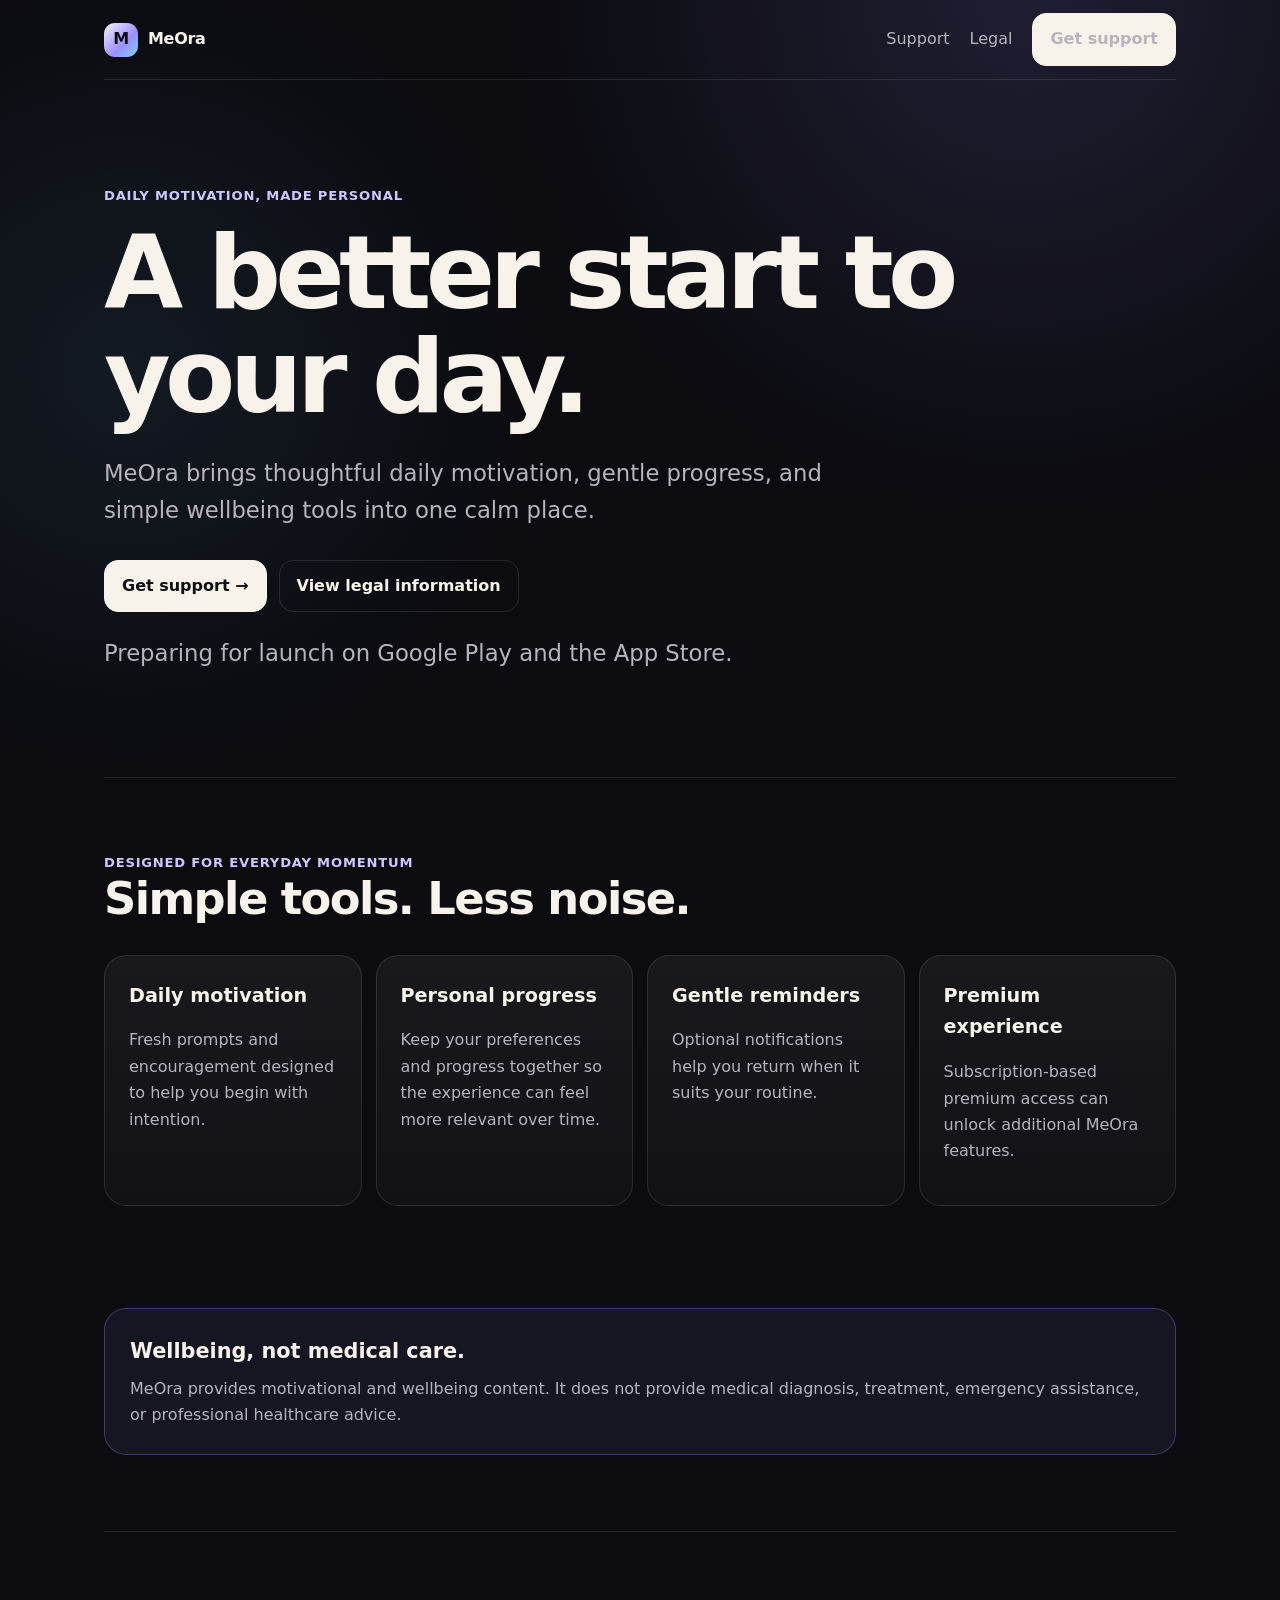
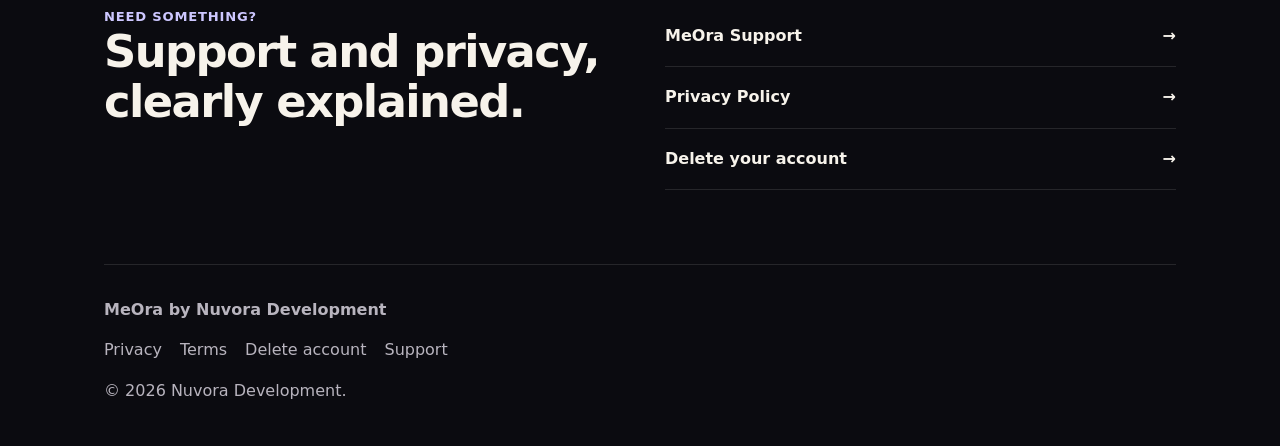
<file: index.html>
<!doctype html><html lang="en"><head><meta charset="utf-8"><meta name="viewport" content="width=device-width,initial-scale=1"><title>MeOra — Daily Motivation & Wellbeing</title><meta name="description" content="MeOra is a calm, personal daily motivation and wellbeing app designed to help you start your day with intention."><meta property="og:title" content="MeOra — Daily Motivation & Wellbeing"><meta property="og:description" content="Daily motivation, gentle progress and a calmer start to your day."><link rel="stylesheet" href="/style.css"></head><body><div class="wrap"><header class="header"><a class="brand" href="/"><span class="mark">M</span><span>MeOra</span></a><nav class="nav"><a href="/support">Support</a><a href="/legal">Legal</a><a class="btn" href="mailto:support@meora.app">Get support</a></nav></header><main><section class="hero"><div class="eyebrow">Daily motivation, made personal</div><h1>A better start to your day.</h1><p>MeOra brings thoughtful daily motivation, gentle progress, and simple wellbeing tools into one calm place.</p><div class="actions"><a class="btn" href="/support">Get support →</a><a class="btn alt" href="/legal">View legal information</a></div><p class="small">Preparing for launch on Google Play and the App Store.</p></section><section class="section"><div class="kicker">Designed for everyday momentum</div><h2>Simple tools. Less noise.</h2><div class="grid"><article class="card"><h3>Daily motivation</h3><p>Fresh prompts and encouragement designed to help you begin with intention.</p></article><article class="card"><h3>Personal progress</h3><p>Keep your preferences and progress together so the experience can feel more relevant over time.</p></article><article class="card"><h3>Gentle reminders</h3><p>Optional notifications help you return when it suits your routine.</p></article><article class="card"><h3>Premium experience</h3><p>Subscription-based premium access can unlock additional MeOra features.</p></article></div></section><section class="notice"><h2>Wellbeing, not medical care.</h2><p>MeOra provides motivational and wellbeing content. It does not provide medical diagnosis, treatment, emergency assistance, or professional healthcare advice.</p></section><section class="section split"><div><div class="kicker">Need something?</div><h2>Support and privacy, clearly explained.</h2></div><div class="links"><a href="/support">MeOra Support <span>→</span></a><a href="/privacy">Privacy Policy <span>→</span></a><a href="/delete-account">Delete your account <span>→</span></a></div></section></main><footer class="footer"><strong>MeOra by Nuvora Development</strong><nav class="footer-links"><a href="/privacy">Privacy</a><a href="/terms">Terms</a><a href="/delete-account">Delete account</a><a href="/support">Support</a></nav><span>© 2026 Nuvora Development.</span></footer></div></body></html>
</file>
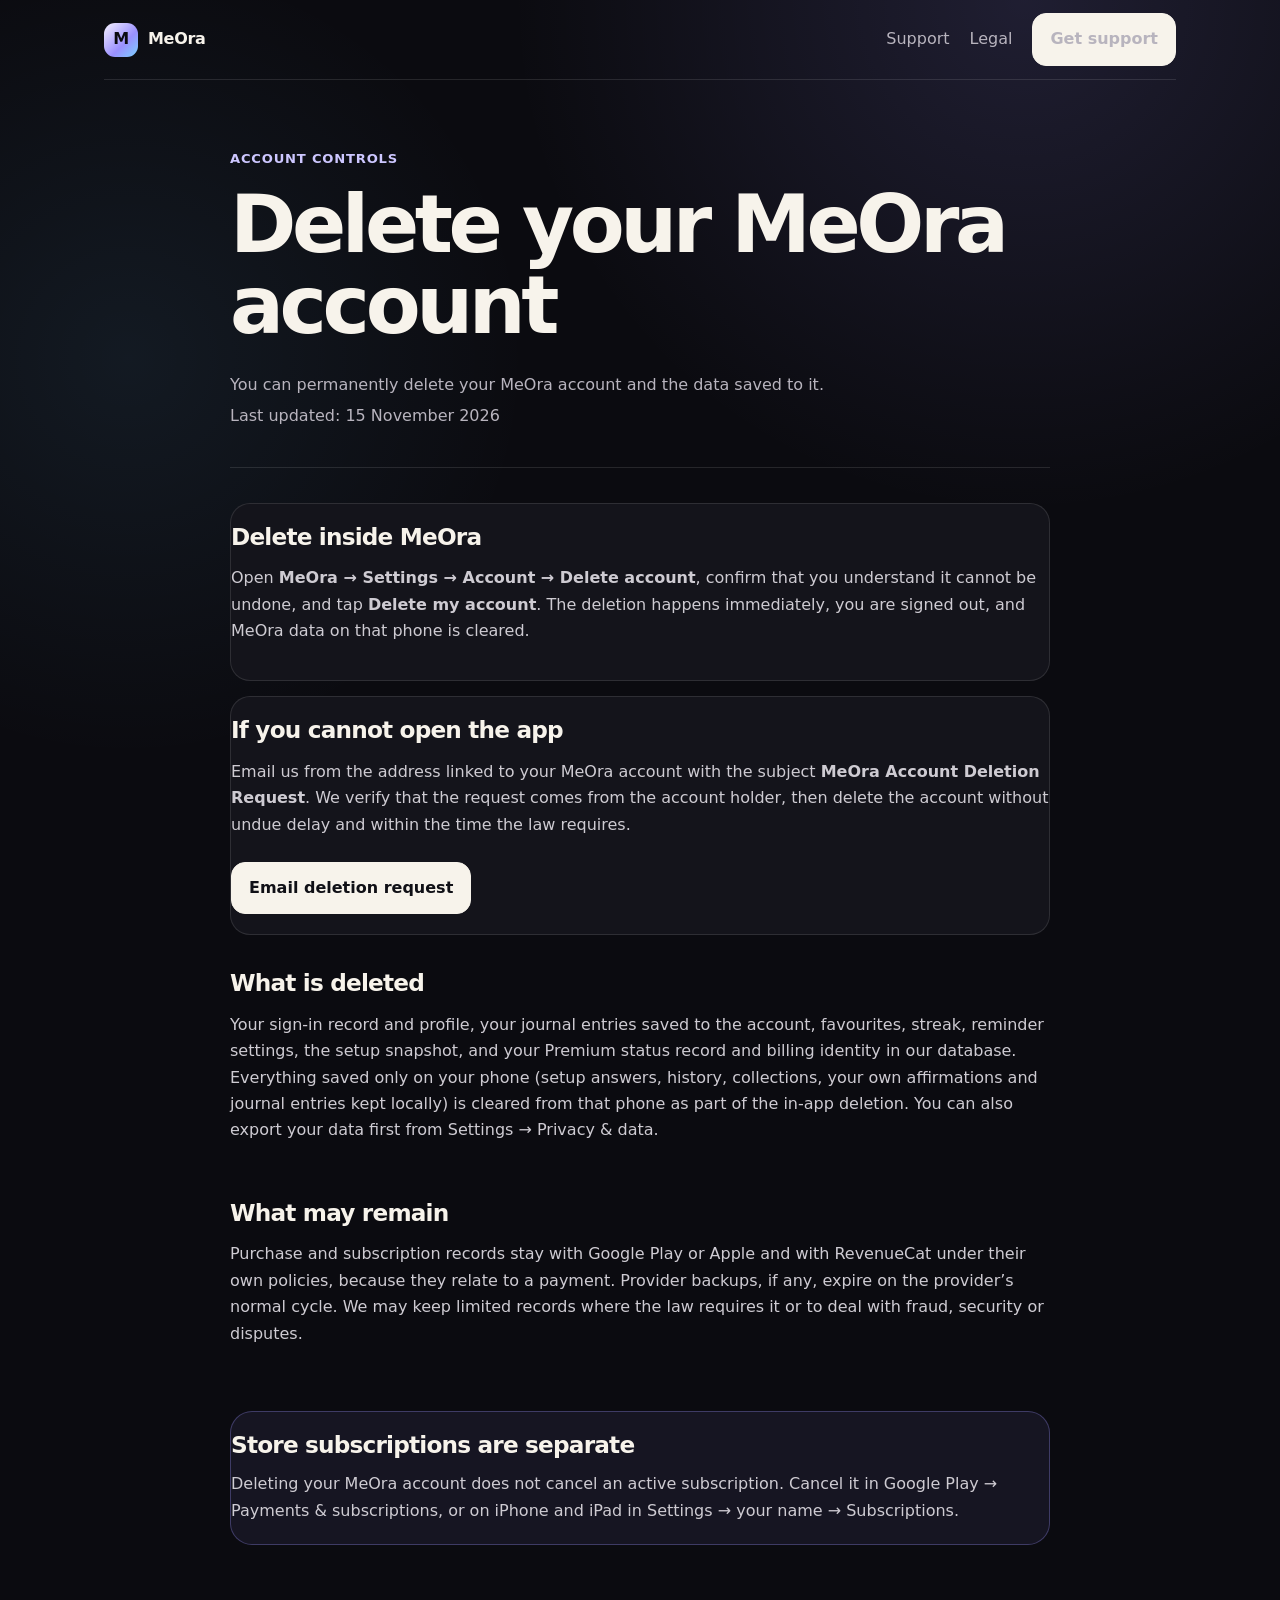
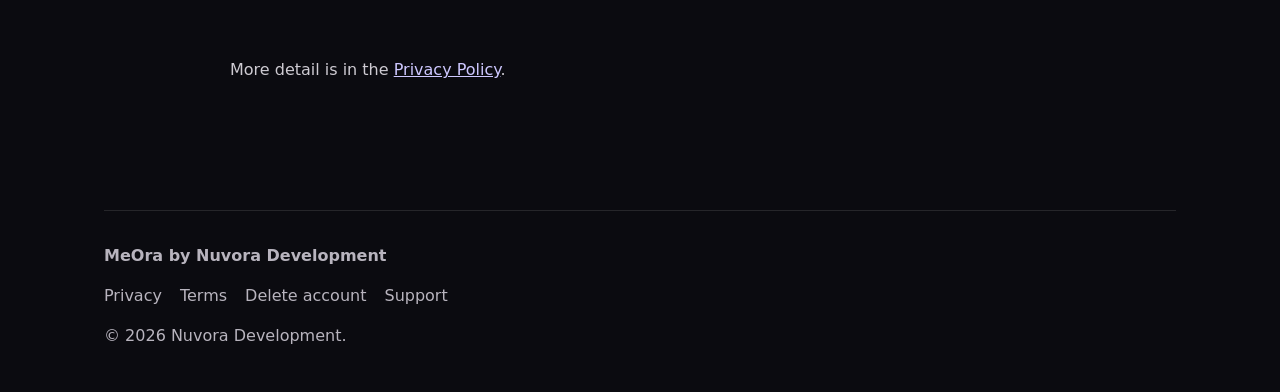
<file: delete-account.html>
<!doctype html><html lang="en"><head><meta charset="utf-8"><meta name="viewport" content="width=device-width,initial-scale=1"><title>Delete Account | MeOra</title><meta name="description" content="How to permanently delete your MeOra account and the data saved to it."><link rel="stylesheet" href="/style.css"></head><body><div class="wrap"><header class="header"><a class="brand" href="/"><span class="mark">M</span><span>MeOra</span></a><nav class="nav"><a href="/support">Support</a><a href="/legal">Legal</a><a class="btn" href="mailto:support@meora.app">Get support</a></nav></header><main><article class="legal"><div class="legal-hero"><div class="kicker">Account controls</div><h1>Delete your MeOra account</h1><p>You can permanently delete your MeOra account and the data saved to it.</p><p>Last updated: 15 November 2026</p></div>
<section class="method"><h2>Delete inside MeOra</h2><p>Open <strong>MeOra &rarr; Settings &rarr; Account &rarr; Delete account</strong>, confirm that you understand it cannot be undone, and tap <strong>Delete my account</strong>. The deletion happens immediately, you are signed out, and MeOra data on that phone is cleared.</p></section>
<section class="method"><h2>If you cannot open the app</h2><p>Email us from the address linked to your MeOra account with the subject <strong>MeOra Account Deletion Request</strong>. We verify that the request comes from the account holder, then delete the account without undue delay and within the time the law requires.</p><a class="btn" href="mailto:support@meora.app?subject=MeOra%20Account%20Deletion%20Request">Email deletion request</a></section>
<section><h2>What is deleted</h2><p>Your sign-in record and profile, your journal entries saved to the account, favourites, streak, reminder settings, the setup snapshot, and your Premium status record and billing identity in our database. Everything saved only on your phone (setup answers, history, collections, your own affirmations and journal entries kept locally) is cleared from that phone as part of the in-app deletion. You can also export your data first from Settings &rarr; Privacy &amp; data.</p></section>
<section><h2>What may remain</h2><p>Purchase and subscription records stay with Google Play or Apple and with RevenueCat under their own policies, because they relate to a payment. Provider backups, if any, expire on the provider&rsquo;s normal cycle. We may keep limited records where the law requires it or to deal with fraud, security or disputes.</p></section>
<section class="notice"><h2>Store subscriptions are separate</h2><p>Deleting your MeOra account does not cancel an active subscription. Cancel it in Google Play &rarr; Payments &amp; subscriptions, or on iPhone and iPad in Settings &rarr; your name &rarr; Subscriptions.</p></section>
<section><p>More detail is in the <a href="/privacy">Privacy Policy</a>.</p></section></article></main><footer class="footer"><strong>MeOra by Nuvora Development</strong><nav class="footer-links"><a href="/privacy">Privacy</a><a href="/terms">Terms</a><a href="/delete-account">Delete account</a><a href="/support">Support</a></nav><span>© 2026 Nuvora Development.</span></footer></div></body></html>
</file>
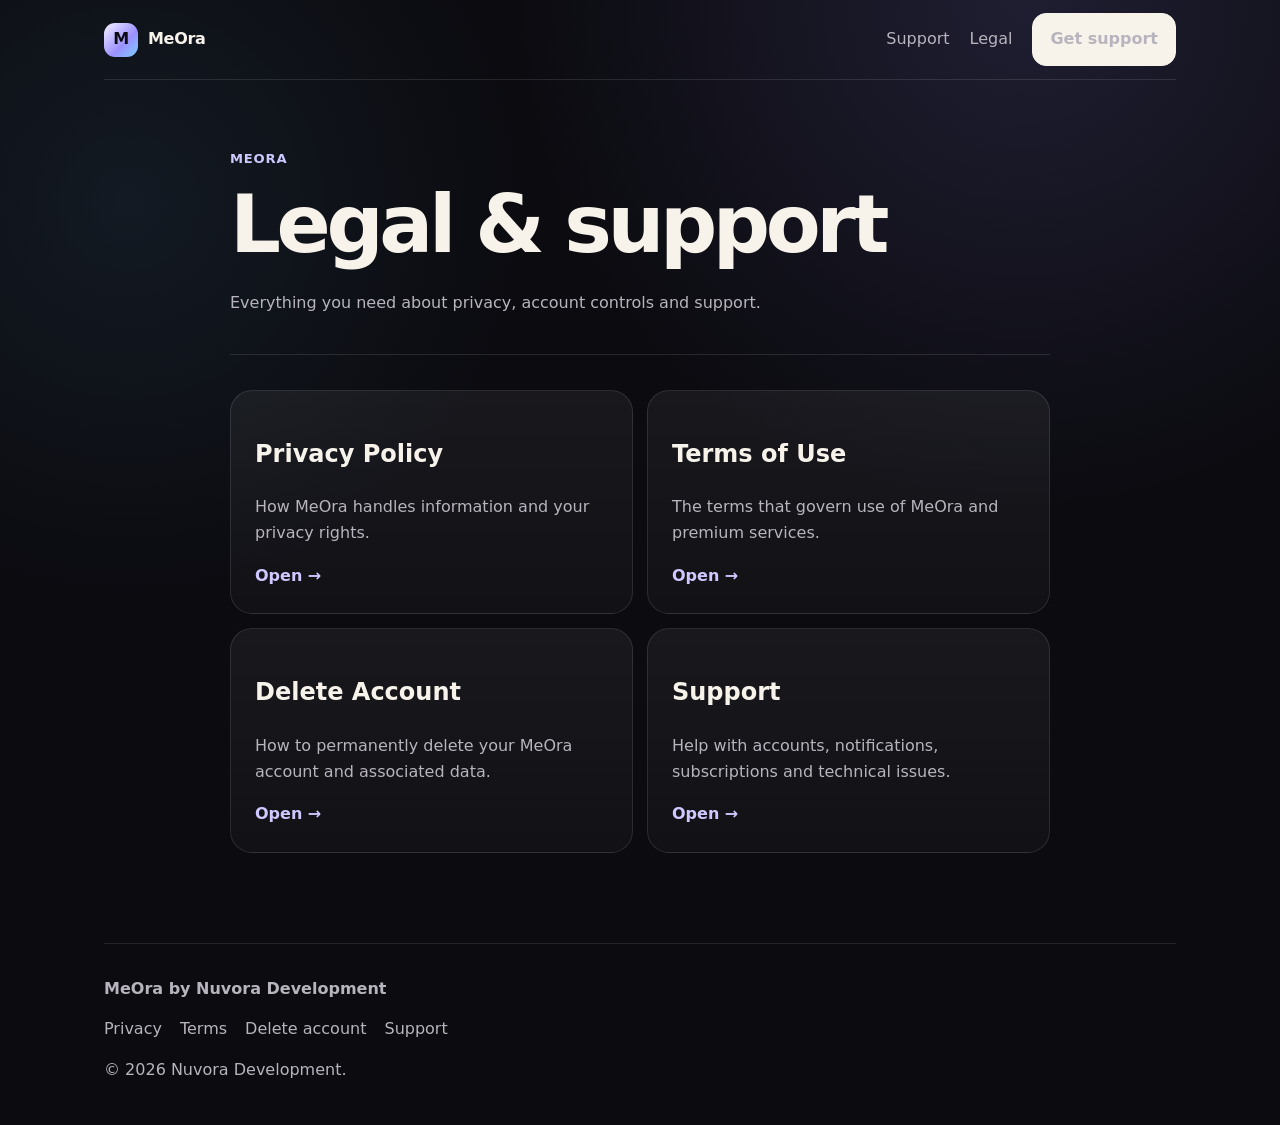
<file: legal.html>
<!doctype html><html lang="en"><head><meta charset="utf-8"><meta name="viewport" content="width=device-width,initial-scale=1"><title>Legal & Support | MeOra</title><meta name="description" content="MeOra privacy, terms, account deletion and support information."><link rel="stylesheet" href="/style.css"></head><body><div class="wrap"><header class="header"><a class="brand" href="/"><span class="mark">M</span><span>MeOra</span></a><nav class="nav"><a href="/support">Support</a><a href="/legal">Legal</a><a class="btn" href="mailto:support@meora.app">Get support</a></nav></header><main><section class="support"><div class="legal-hero"><div class="kicker">MeOra</div><h1>Legal & support</h1><p>Everything you need about privacy, account controls and support.</p></div><div class="legal-grid"><a class="card" href="/privacy"><h2>Privacy Policy</h2><p>How MeOra handles information and your privacy rights.</p><span>Open →</span></a><a class="card" href="/terms"><h2>Terms of Use</h2><p>The terms that govern use of MeOra and premium services.</p><span>Open →</span></a><a class="card" href="/delete-account"><h2>Delete Account</h2><p>How to permanently delete your MeOra account and associated data.</p><span>Open →</span></a><a class="card" href="/support"><h2>Support</h2><p>Help with accounts, notifications, subscriptions and technical issues.</p><span>Open →</span></a></div></section></main><footer class="footer"><strong>MeOra by Nuvora Development</strong><nav class="footer-links"><a href="/privacy">Privacy</a><a href="/terms">Terms</a><a href="/delete-account">Delete account</a><a href="/support">Support</a></nav><span>© 2026 Nuvora Development.</span></footer></div></body></html>
</file>
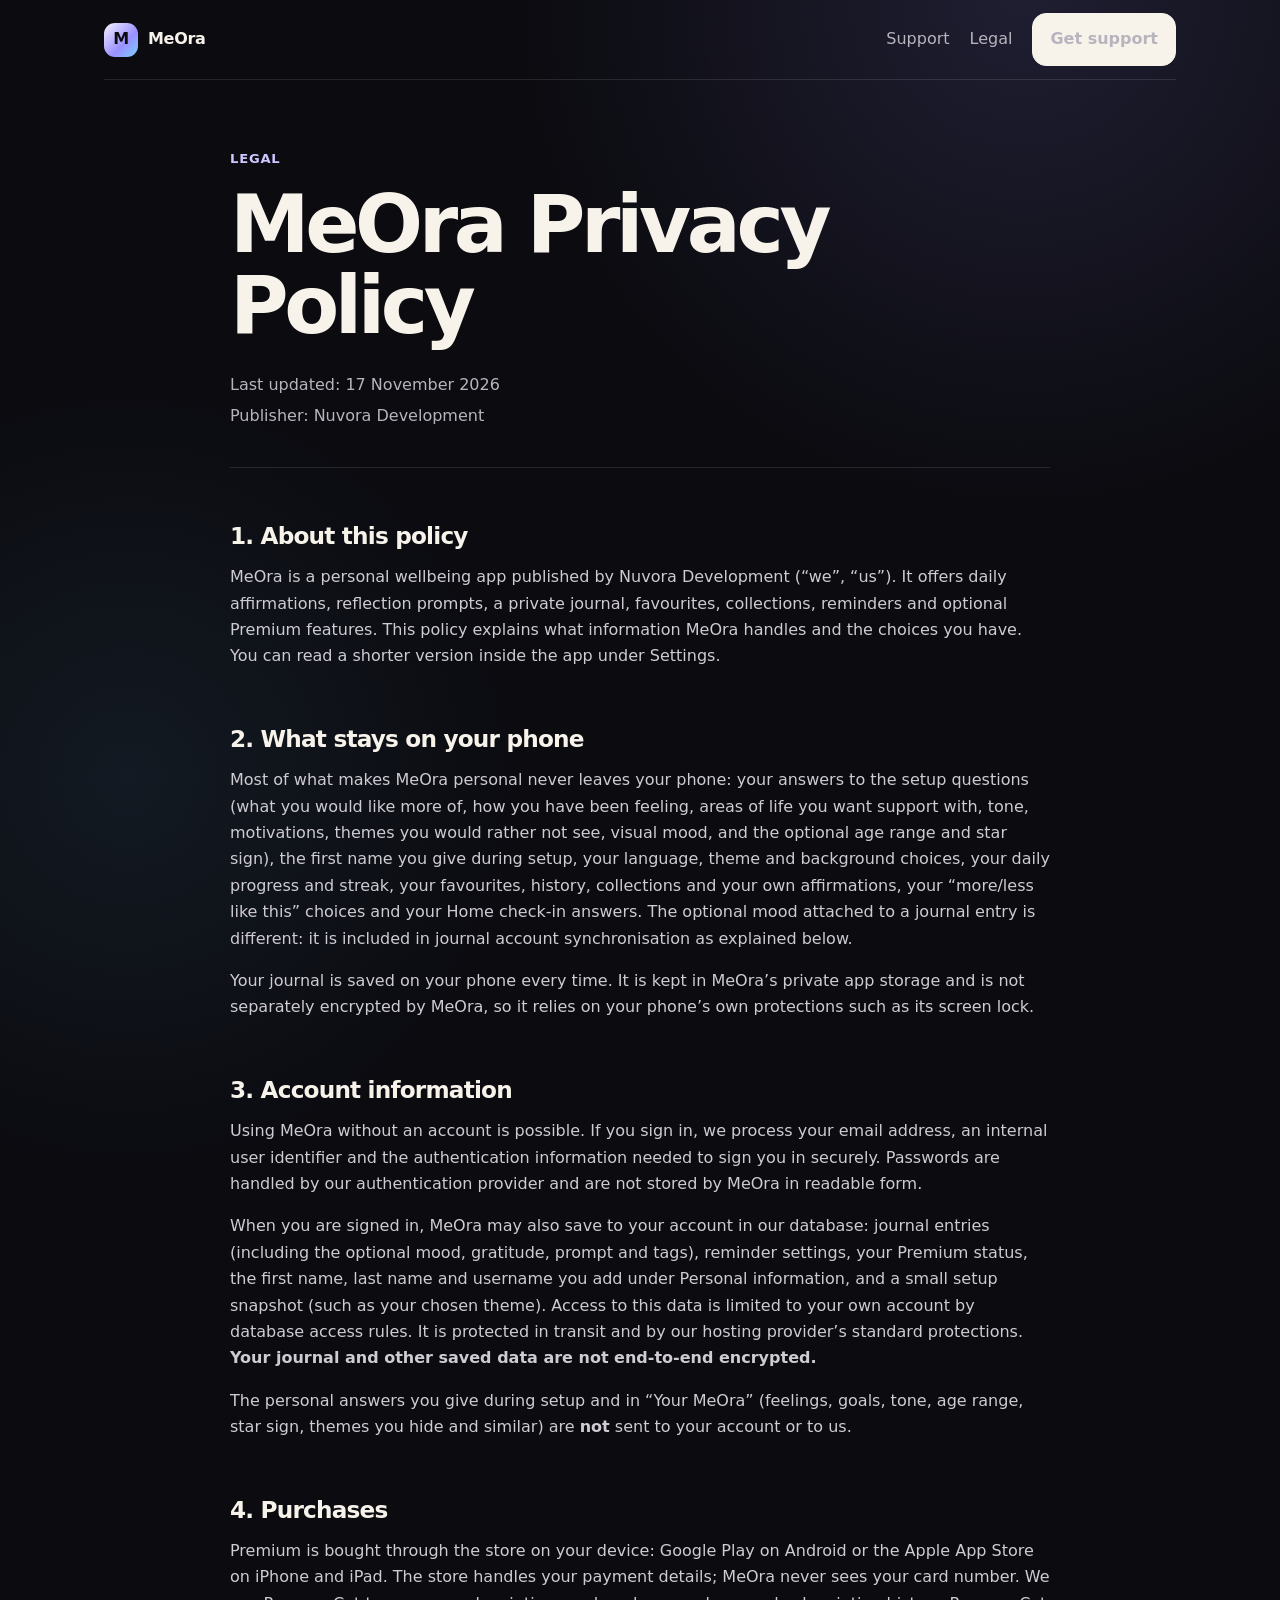
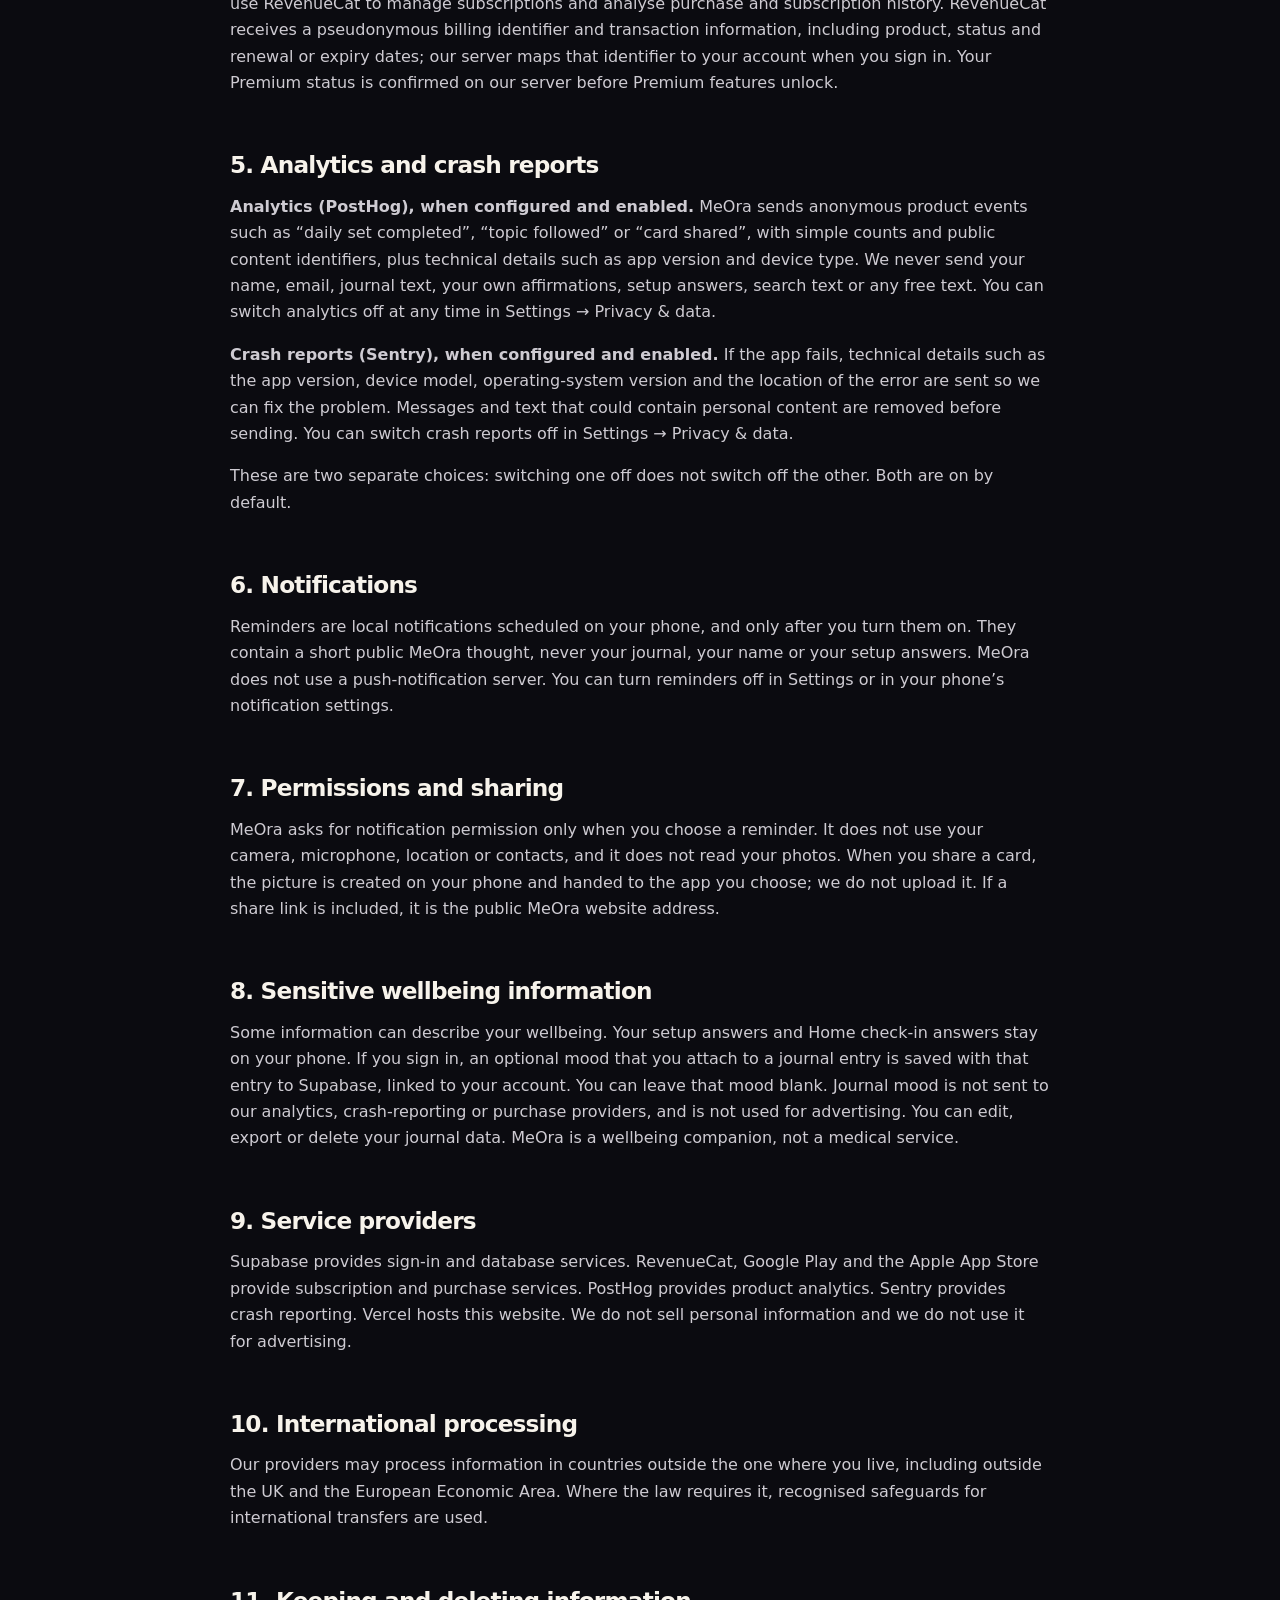
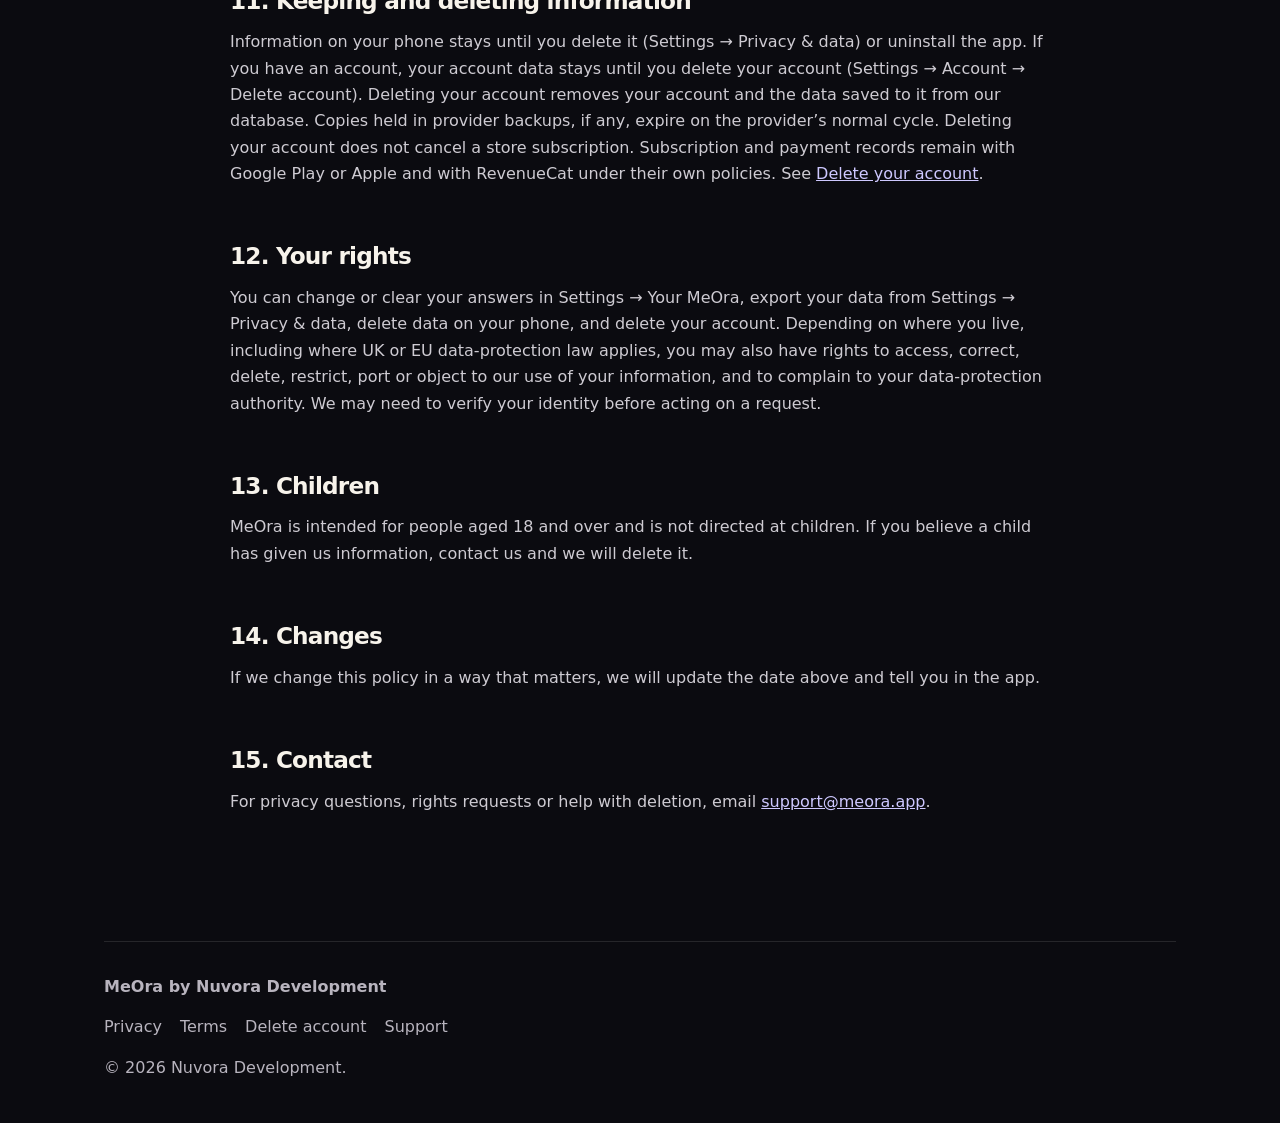
<file: privacy.html>
<!doctype html><html lang="en"><head><meta charset="utf-8"><meta name="viewport" content="width=device-width,initial-scale=1"><title>Privacy Policy | MeOra</title><meta name="description" content="How MeOra handles your information, what stays on your phone, and the choices you have."><link rel="stylesheet" href="/style.css"></head><body><div class="wrap"><header class="header"><a class="brand" href="/"><span class="mark">M</span><span>MeOra</span></a><nav class="nav"><a href="/support">Support</a><a href="/legal">Legal</a><a class="btn" href="mailto:support@meora.app">Get support</a></nav></header><main><article class="legal"><div class="legal-hero"><div class="kicker">Legal</div><h1>MeOra Privacy Policy</h1><p>Last updated: 17 November 2026</p><p>Publisher: Nuvora Development</p></div><section><h2>1. About this policy</h2><p>MeOra is a personal wellbeing app published by Nuvora Development (&ldquo;we&rdquo;, &ldquo;us&rdquo;). It offers daily affirmations, reflection prompts, a private journal, favourites, collections, reminders and optional Premium features. This policy explains what information MeOra handles and the choices you have. You can read a shorter version inside the app under Settings.</p></section>
<section><h2>2. What stays on your phone</h2><p>Most of what makes MeOra personal never leaves your phone: your answers to the setup questions (what you would like more of, how you have been feeling, areas of life you want support with, tone, motivations, themes you would rather not see, visual mood, and the optional age range and star sign), the first name you give during setup, your language, theme and background choices, your daily progress and streak, your favourites, history, collections and your own affirmations, your &ldquo;more/less like this&rdquo; choices and your Home check-in answers. The optional mood attached to a journal entry is different: it is included in journal account synchronisation as explained below.</p><p>Your journal is saved on your phone every time. It is kept in MeOra&rsquo;s private app storage and is not separately encrypted by MeOra, so it relies on your phone&rsquo;s own protections such as its screen lock.</p></section>
<section><h2>3. Account information</h2><p>Using MeOra without an account is possible. If you sign in, we process your email address, an internal user identifier and the authentication information needed to sign you in securely. Passwords are handled by our authentication provider and are not stored by MeOra in readable form.</p><p>When you are signed in, MeOra may also save to your account in our database: journal entries (including the optional mood, gratitude, prompt and tags), reminder settings, your Premium status, the first name, last name and username you add under Personal information, and a small setup snapshot (such as your chosen theme). Access to this data is limited to your own account by database access rules. It is protected in transit and by our hosting provider&rsquo;s standard protections. <strong>Your journal and other saved data are not end-to-end encrypted.</strong></p><p>The personal answers you give during setup and in &ldquo;Your MeOra&rdquo; (feelings, goals, tone, age range, star sign, themes you hide and similar) are <strong>not</strong> sent to your account or to us.</p></section>
<section><h2>4. Purchases</h2><p>Premium is bought through the store on your device: Google Play on Android or the Apple App Store on iPhone and iPad. The store handles your payment details; MeOra never sees your card number. We use RevenueCat to manage subscriptions and analyse purchase and subscription history. RevenueCat receives a pseudonymous billing identifier and transaction information, including product, status and renewal or expiry dates; our server maps that identifier to your account when you sign in. Your Premium status is confirmed on our server before Premium features unlock.</p></section>
<section><h2>5. Analytics and crash reports</h2><p><strong>Analytics (PostHog), when configured and enabled.</strong> MeOra sends anonymous product events such as &ldquo;daily set completed&rdquo;, &ldquo;topic followed&rdquo; or &ldquo;card shared&rdquo;, with simple counts and public content identifiers, plus technical details such as app version and device type. We never send your name, email, journal text, your own affirmations, setup answers, search text or any free text. You can switch analytics off at any time in Settings &rarr; Privacy &amp; data.</p><p><strong>Crash reports (Sentry), when configured and enabled.</strong> If the app fails, technical details such as the app version, device model, operating-system version and the location of the error are sent so we can fix the problem. Messages and text that could contain personal content are removed before sending. You can switch crash reports off in Settings &rarr; Privacy &amp; data.</p><p>These are two separate choices: switching one off does not switch off the other. Both are on by default.</p></section>
<section><h2>6. Notifications</h2><p>Reminders are local notifications scheduled on your phone, and only after you turn them on. They contain a short public MeOra thought, never your journal, your name or your setup answers. MeOra does not use a push-notification server. You can turn reminders off in Settings or in your phone&rsquo;s notification settings.</p></section>
<section><h2>7. Permissions and sharing</h2><p>MeOra asks for notification permission only when you choose a reminder. It does not use your camera, microphone, location or contacts, and it does not read your photos. When you share a card, the picture is created on your phone and handed to the app you choose; we do not upload it. If a share link is included, it is the public MeOra website address.</p></section>
<section><h2>8. Sensitive wellbeing information</h2><p>Some information can describe your wellbeing. Your setup answers and Home check-in answers stay on your phone. If you sign in, an optional mood that you attach to a journal entry is saved with that entry to Supabase, linked to your account. You can leave that mood blank. Journal mood is not sent to our analytics, crash-reporting or purchase providers, and is not used for advertising. You can edit, export or delete your journal data. MeOra is a wellbeing companion, not a medical service.</p></section>
<section><h2>9. Service providers</h2><p>Supabase provides sign-in and database services. RevenueCat, Google Play and the Apple App Store provide subscription and purchase services. PostHog provides product analytics. Sentry provides crash reporting. Vercel hosts this website. We do not sell personal information and we do not use it for advertising.</p></section>
<section><h2>10. International processing</h2><p>Our providers may process information in countries outside the one where you live, including outside the UK and the European Economic Area. Where the law requires it, recognised safeguards for international transfers are used.</p></section>
<section><h2>11. Keeping and deleting information</h2><p>Information on your phone stays until you delete it (Settings &rarr; Privacy &amp; data) or uninstall the app. If you have an account, your account data stays until you delete your account (Settings &rarr; Account &rarr; Delete account). Deleting your account removes your account and the data saved to it from our database. Copies held in provider backups, if any, expire on the provider&rsquo;s normal cycle. Deleting your account does not cancel a store subscription. Subscription and payment records remain with Google Play or Apple and with RevenueCat under their own policies. See <a href="/delete-account">Delete your account</a>.</p></section>
<section><h2>12. Your rights</h2><p>You can change or clear your answers in Settings &rarr; Your MeOra, export your data from Settings &rarr; Privacy &amp; data, delete data on your phone, and delete your account. Depending on where you live, including where UK or EU data-protection law applies, you may also have rights to access, correct, delete, restrict, port or object to our use of your information, and to complain to your data-protection authority. We may need to verify your identity before acting on a request.</p></section>
<section><h2>13. Children</h2><p>MeOra is intended for people aged 18 and over and is not directed at children. If you believe a child has given us information, contact us and we will delete it.</p></section>
<section><h2>14. Changes</h2><p>If we change this policy in a way that matters, we will update the date above and tell you in the app.</p></section>
<section><h2>15. Contact</h2><p>For privacy questions, rights requests or help with deletion, email <a href="mailto:support@meora.app">support@meora.app</a>.</p></section></article></main><footer class="footer"><strong>MeOra by Nuvora Development</strong><nav class="footer-links"><a href="/privacy">Privacy</a><a href="/terms">Terms</a><a href="/delete-account">Delete account</a><a href="/support">Support</a></nav><span>© 2026 Nuvora Development.</span></footer></div></body></html>
</file>
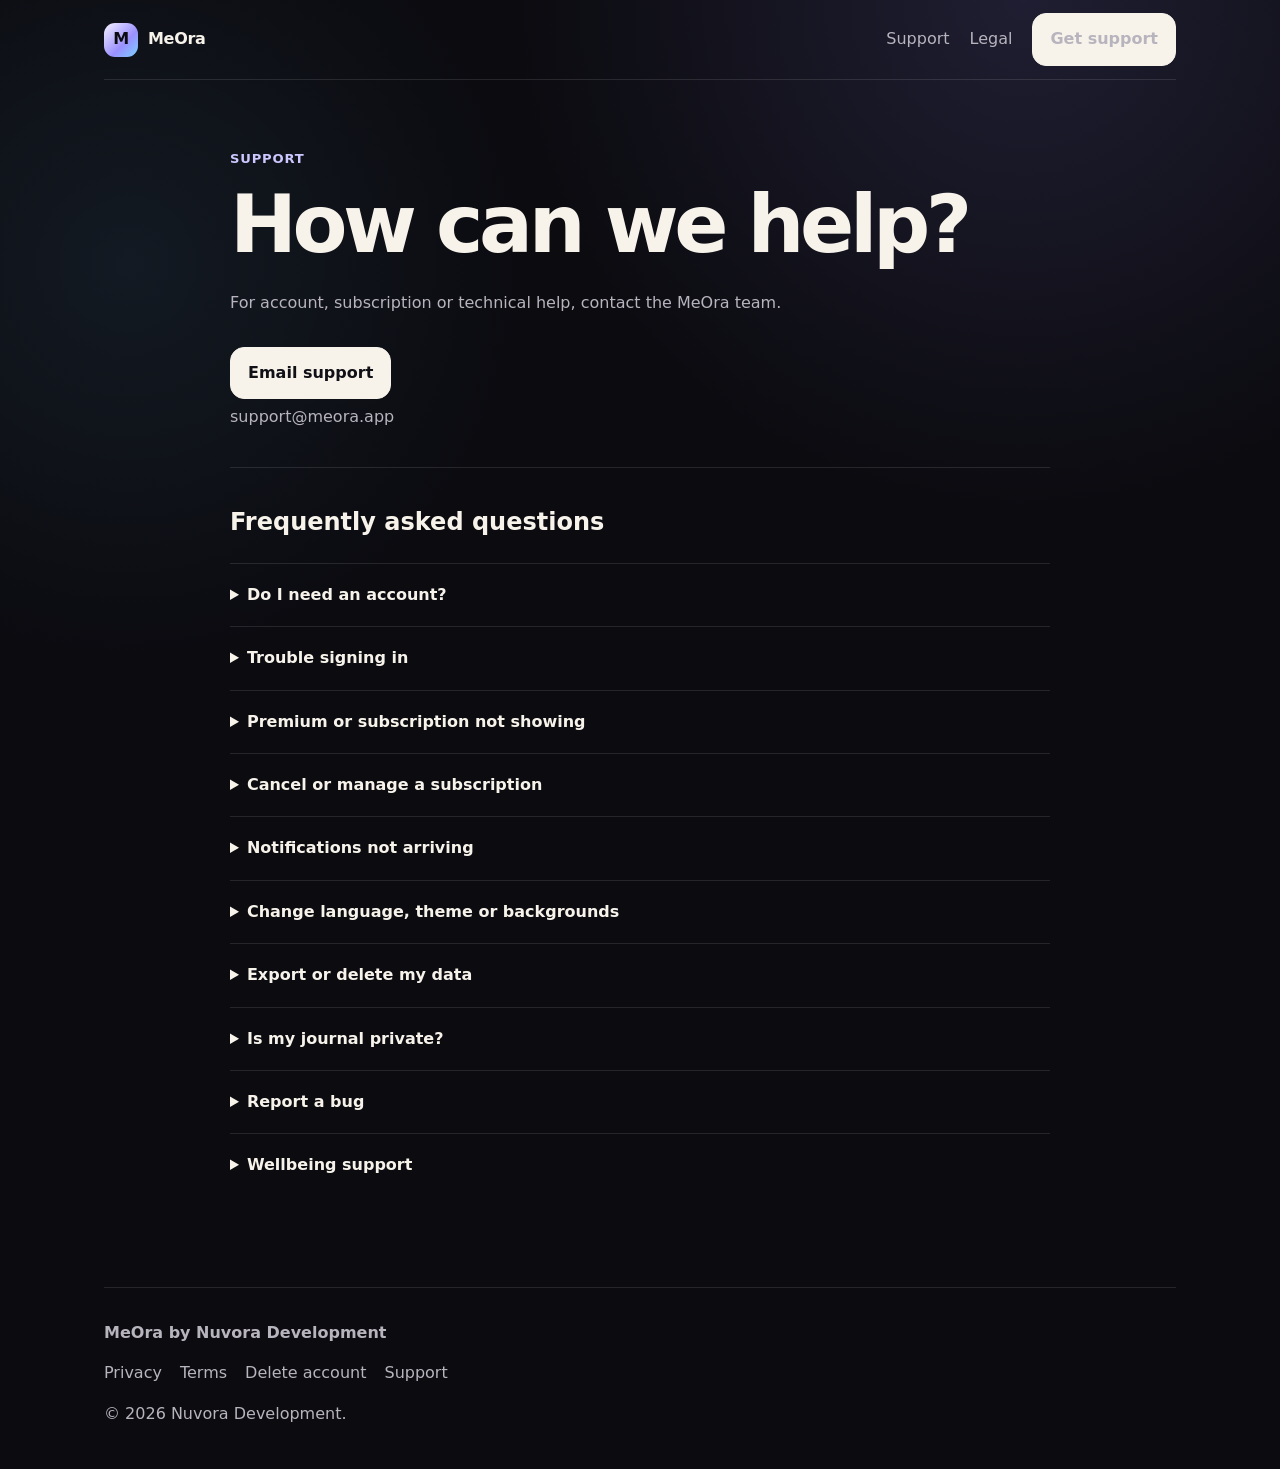
<file: support.html>
<!doctype html><html lang="en"><head><meta charset="utf-8"><meta name="viewport" content="width=device-width,initial-scale=1"><title>Support | MeOra</title><meta name="description" content="Get help with MeOra accounts, Premium, reminders, your data and account deletion."><link rel="stylesheet" href="/style.css"></head><body><div class="wrap"><header class="header"><a class="brand" href="/"><span class="mark">M</span><span>MeOra</span></a><nav class="nav"><a href="/support">Support</a><a href="/legal">Legal</a><a class="btn" href="mailto:support@meora.app">Get support</a></nav></header><main><section class="support"><div class="kicker">Support</div><div class="legal-hero"><h1>How can we help?</h1><p>For account, subscription or technical help, contact the MeOra team.</p><div class="actions"><a class="btn" href="mailto:support@meora.app">Email support</a></div><p>support@meora.app</p></div>
<section class="faq"><h2>Frequently asked questions</h2>
<details><summary>Do I need an account?</summary><p>No. You can use MeOra as a guest. An account lets you keep journal entries and favourites across devices.</p></details>
<details><summary>Trouble signing in</summary><p>Use the email address linked to your MeOra account and try again. If the problem continues, email us.</p></details>
<details><summary>Premium or subscription not showing</summary><p>Make sure you are signed in to the same Google account or Apple ID that bought it, then open Premium and tap Restore purchases. If it still does not appear, email us from the address linked to your account.</p></details>
<details><summary>Cancel or manage a subscription</summary><p>On Android, use Google Play &rarr; Payments &amp; subscriptions. On iPhone and iPad, use Settings &rarr; your name &rarr; Subscriptions. Cancelling does not delete your MeOra account, and refunds are handled by Google Play or Apple.</p></details>
<details><summary>Notifications not arriving</summary><p>Check Settings &rarr; Reminders in MeOra and your phone&rsquo;s notification and battery-saving settings.</p></details>
<details><summary>Change language, theme or backgrounds</summary><p>Settings &rarr; Language (eight languages), Theme and Quote backgrounds. Your choice stays until you change it.</p></details>
<details><summary>Export or delete my data</summary><p>Settings &rarr; Privacy &amp; data lets you export a copy, clear parts of your data or delete everything on your phone. To delete your account, use Settings &rarr; Account &rarr; Delete account, or see <a class="link" href="/delete-account">Delete account</a>.</p></details>
<details><summary>Is my journal private?</summary><p>It is saved on your phone and never sent to analytics or crash reports. If you are signed in, entries are also saved to your account; they are protected by access rules but are not end-to-end encrypted.</p></details>
<details><summary>Report a bug</summary><p>Email us what happened, what you expected, your device model and app version. Please do not send passwords.</p></details>
<details><summary>Wellbeing support</summary><p>MeOra is not therapy or emergency support. If you are struggling or in danger, contact a qualified professional or your local emergency or crisis service.</p></details>
</section></section></main><footer class="footer"><strong>MeOra by Nuvora Development</strong><nav class="footer-links"><a href="/privacy">Privacy</a><a href="/terms">Terms</a><a href="/delete-account">Delete account</a><a href="/support">Support</a></nav><span>© 2026 Nuvora Development.</span></footer></div></body></html>
</file>
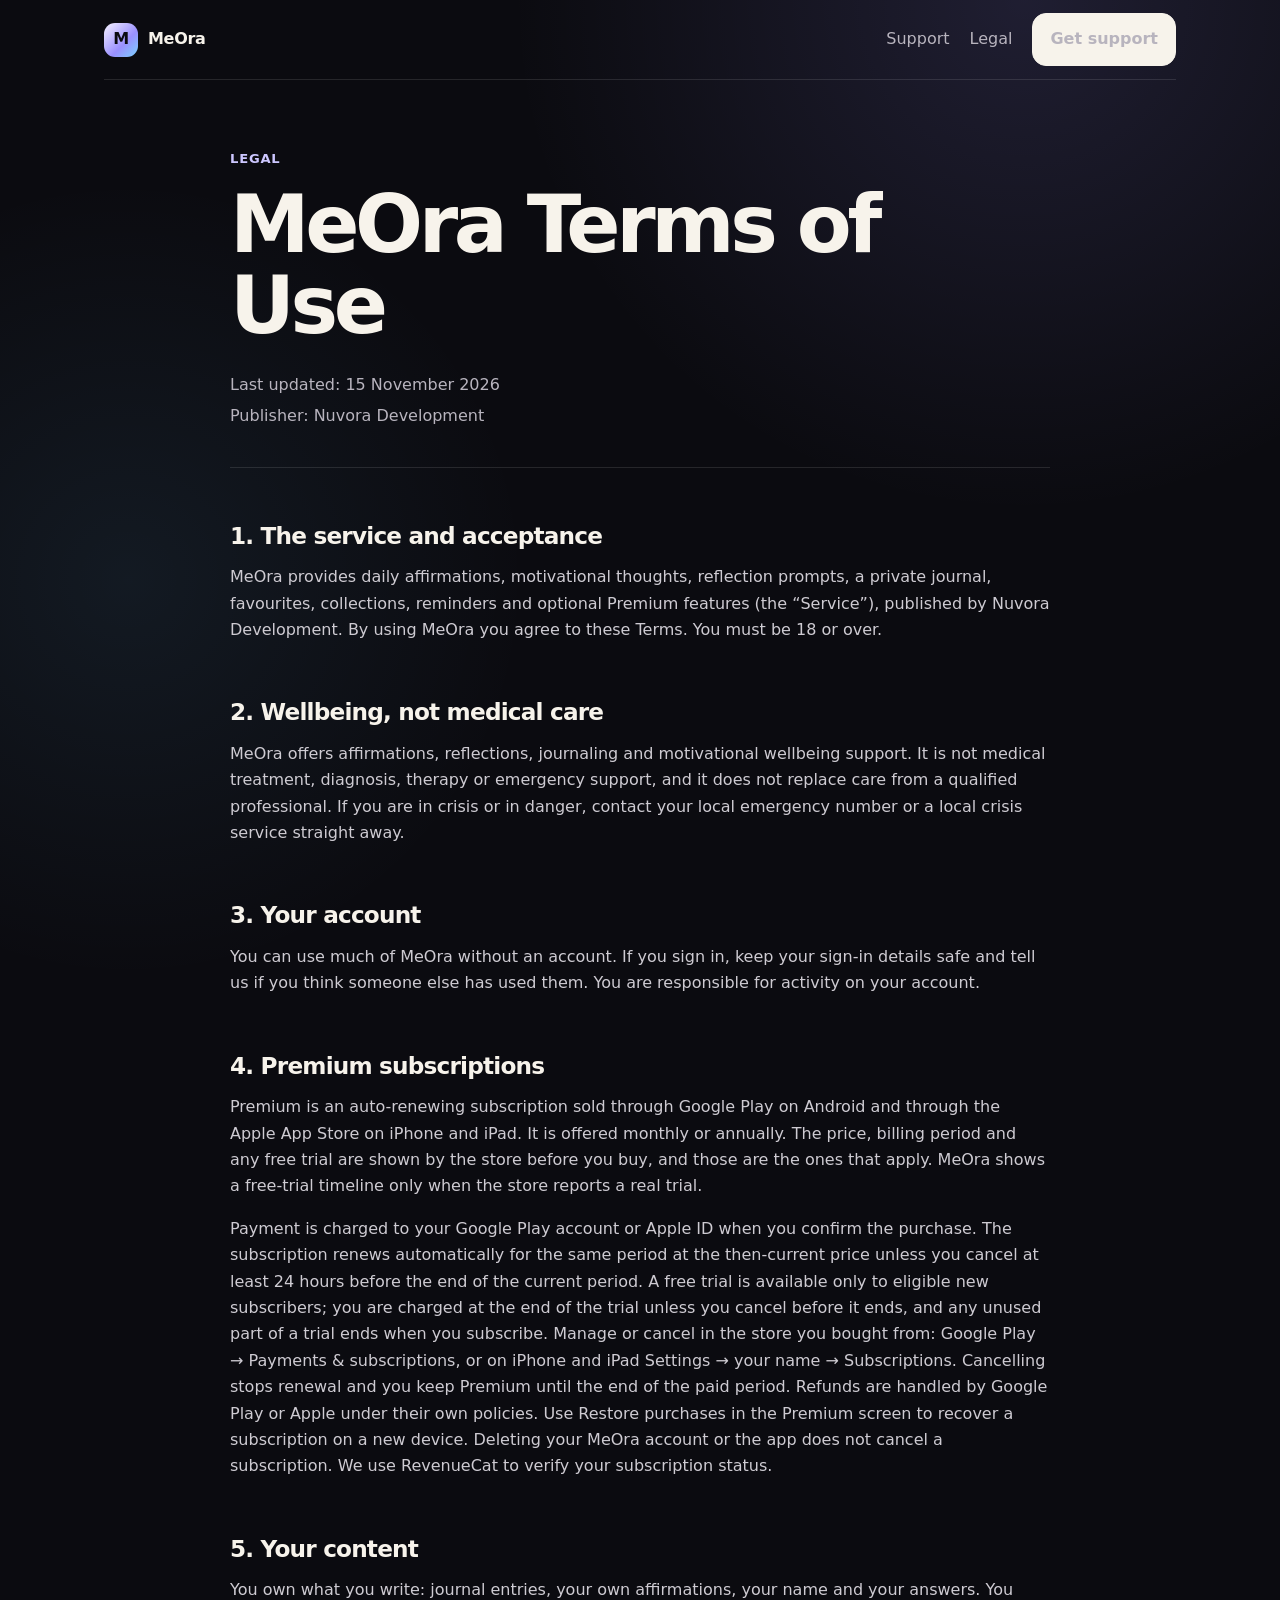
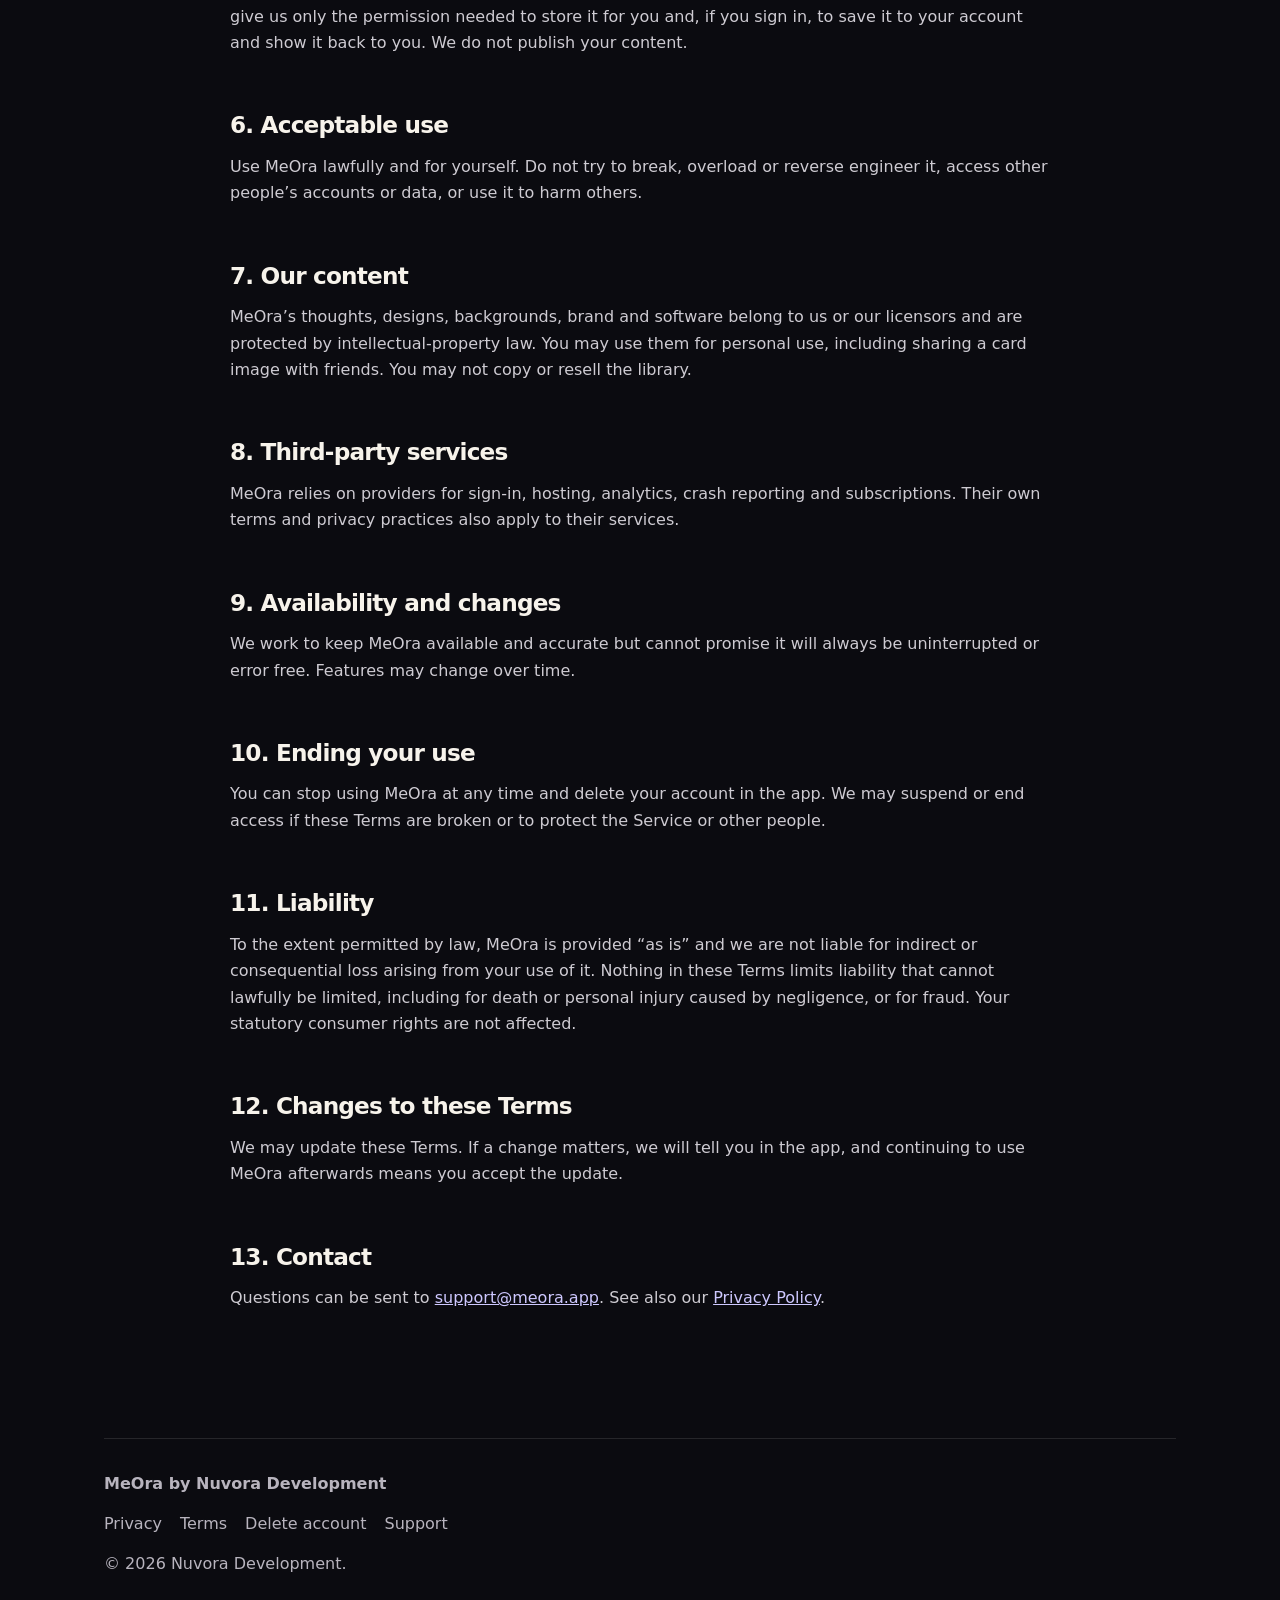
<file: terms.html>
<!doctype html><html lang="en"><head><meta charset="utf-8"><meta name="viewport" content="width=device-width,initial-scale=1"><title>Terms of Use | MeOra</title><meta name="description" content="The terms that apply when you use MeOra and its Premium subscription."><link rel="stylesheet" href="/style.css"></head><body><div class="wrap"><header class="header"><a class="brand" href="/"><span class="mark">M</span><span>MeOra</span></a><nav class="nav"><a href="/support">Support</a><a href="/legal">Legal</a><a class="btn" href="mailto:support@meora.app">Get support</a></nav></header><main><article class="legal"><div class="legal-hero"><div class="kicker">Legal</div><h1>MeOra Terms of Use</h1><p>Last updated: 15 November 2026</p><p>Publisher: Nuvora Development</p></div><section><h2>1. The service and acceptance</h2><p>MeOra provides daily affirmations, motivational thoughts, reflection prompts, a private journal, favourites, collections, reminders and optional Premium features (the &ldquo;Service&rdquo;), published by Nuvora Development. By using MeOra you agree to these Terms. You must be 18 or over.</p></section>
<section><h2>2. Wellbeing, not medical care</h2><p>MeOra offers affirmations, reflections, journaling and motivational wellbeing support. It is not medical treatment, diagnosis, therapy or emergency support, and it does not replace care from a qualified professional. If you are in crisis or in danger, contact your local emergency number or a local crisis service straight away.</p></section>
<section><h2>3. Your account</h2><p>You can use much of MeOra without an account. If you sign in, keep your sign-in details safe and tell us if you think someone else has used them. You are responsible for activity on your account.</p></section>
<section><h2>4. Premium subscriptions</h2><p>Premium is an auto-renewing subscription sold through Google Play on Android and through the Apple App Store on iPhone and iPad. It is offered monthly or annually. The price, billing period and any free trial are shown by the store before you buy, and those are the ones that apply. MeOra shows a free-trial timeline only when the store reports a real trial.</p><p>Payment is charged to your Google Play account or Apple ID when you confirm the purchase. The subscription renews automatically for the same period at the then-current price unless you cancel at least 24 hours before the end of the current period. A free trial is available only to eligible new subscribers; you are charged at the end of the trial unless you cancel before it ends, and any unused part of a trial ends when you subscribe. Manage or cancel in the store you bought from: Google Play &rarr; Payments &amp; subscriptions, or on iPhone and iPad Settings &rarr; your name &rarr; Subscriptions. Cancelling stops renewal and you keep Premium until the end of the paid period. Refunds are handled by Google Play or Apple under their own policies. Use Restore purchases in the Premium screen to recover a subscription on a new device. Deleting your MeOra account or the app does not cancel a subscription. We use RevenueCat to verify your subscription status.</p></section>
<section><h2>5. Your content</h2><p>You own what you write: journal entries, your own affirmations, your name and your answers. You give us only the permission needed to store it for you and, if you sign in, to save it to your account and show it back to you. We do not publish your content.</p></section>
<section><h2>6. Acceptable use</h2><p>Use MeOra lawfully and for yourself. Do not try to break, overload or reverse engineer it, access other people&rsquo;s accounts or data, or use it to harm others.</p></section>
<section><h2>7. Our content</h2><p>MeOra&rsquo;s thoughts, designs, backgrounds, brand and software belong to us or our licensors and are protected by intellectual-property law. You may use them for personal use, including sharing a card image with friends. You may not copy or resell the library.</p></section>
<section><h2>8. Third-party services</h2><p>MeOra relies on providers for sign-in, hosting, analytics, crash reporting and subscriptions. Their own terms and privacy practices also apply to their services.</p></section>
<section><h2>9. Availability and changes</h2><p>We work to keep MeOra available and accurate but cannot promise it will always be uninterrupted or error free. Features may change over time.</p></section>
<section><h2>10. Ending your use</h2><p>You can stop using MeOra at any time and delete your account in the app. We may suspend or end access if these Terms are broken or to protect the Service or other people.</p></section>
<section><h2>11. Liability</h2><p>To the extent permitted by law, MeOra is provided &ldquo;as is&rdquo; and we are not liable for indirect or consequential loss arising from your use of it. Nothing in these Terms limits liability that cannot lawfully be limited, including for death or personal injury caused by negligence, or for fraud. Your statutory consumer rights are not affected.</p></section>
<section><h2>12. Changes to these Terms</h2><p>We may update these Terms. If a change matters, we will tell you in the app, and continuing to use MeOra afterwards means you accept the update.</p></section>
<section><h2>13. Contact</h2><p>Questions can be sent to <a href="mailto:support@meora.app">support@meora.app</a>. See also our <a href="/privacy">Privacy Policy</a>.</p></section></article></main><footer class="footer"><strong>MeOra by Nuvora Development</strong><nav class="footer-links"><a href="/privacy">Privacy</a><a href="/terms">Terms</a><a href="/delete-account">Delete account</a><a href="/support">Support</a></nav><span>© 2026 Nuvora Development.</span></footer></div></body></html>
</file>
<file: style.css>
:root{--bg:#0b0b10;--panel:#14141b;--panel2:#1a1a22;--text:#f7f3eb;--muted:#b8b4be;--line:rgba(255,255,255,.11);--accent:#9b91ff;--accent2:#72c9ff;--max:1120px}*{box-sizing:border-box}html{scroll-behavior:smooth}body{margin:0;background:radial-gradient(circle at 80% 0%,rgba(155,145,255,.14),transparent 32rem),radial-gradient(circle at 10% 18%,rgba(114,201,255,.08),transparent 25rem),var(--bg);color:var(--text);font-family:Inter,ui-sans-serif,system-ui,-apple-system,BlinkMacSystemFont,"Segoe UI",sans-serif;line-height:1.65}a{color:inherit}.wrap{max-width:var(--max);margin:auto;padding:0 24px}.header{min-height:80px;display:flex;align-items:center;justify-content:space-between;gap:20px;border-bottom:1px solid var(--line)}.brand{display:inline-flex;align-items:center;gap:10px;text-decoration:none;font-weight:800;letter-spacing:-.02em}.mark{width:34px;height:34px;border-radius:11px;display:grid;place-items:center;color:#0b0b10;font-weight:900;background:linear-gradient(135deg,#f6f2ff,#9a90ff 60%,#7bd1ff)}.nav{display:flex;gap:20px;align-items:center}.nav a{text-decoration:none;color:var(--muted)}.nav a:hover,.footer a:hover{color:var(--text)}.btn{display:inline-flex;align-items:center;justify-content:center;gap:8px;padding:12px 17px;border-radius:14px;background:var(--text);color:#101016;text-decoration:none;font-weight:800;border:1px solid var(--text)}.btn.alt{background:transparent;color:var(--text);border-color:var(--line)}.hero{padding:105px 0 82px;max-width:850px}.eyebrow,.kicker{color:#cdc7ff;font-weight:800;font-size:.82rem;text-transform:uppercase;letter-spacing:.06em}.hero h1,.legal-hero h1{font-size:clamp(3rem,8vw,6.4rem);line-height:1.02;letter-spacing:-.055em;margin:14px 0 25px}.hero p{font-size:clamp(1.1rem,2.6vw,1.42rem);color:var(--muted);max-width:720px}.actions{display:flex;gap:12px;flex-wrap:wrap;margin-top:30px}.small{font-size:.9rem;color:#9c98a2}.section{padding:74px 0;border-top:1px solid var(--line)}.section h2,.legal section h2{font-size:clamp(1.7rem,4vw,2.8rem);line-height:1.1;letter-spacing:-.035em;margin:0 0 14px}.grid{display:grid;grid-template-columns:repeat(4,1fr);gap:14px;margin-top:32px}.card{background:linear-gradient(180deg,rgba(255,255,255,.055),rgba(255,255,255,.028));border:1px solid var(--line);border-radius:22px;padding:24px}.card h3{font-size:1.2rem;margin:0 0 8px}.card p,.muted{color:var(--muted)}.notice{margin:28px 0 76px;padding:25px;border:1px solid rgba(155,145,255,.30);background:rgba(155,145,255,.08);border-radius:22px}.notice h2{font-size:1.3rem;margin:0 0 8px}.notice p{margin:0;color:var(--muted)}.split{display:grid;grid-template-columns:1fr 1fr;gap:50px}.links{display:grid}.links a{display:flex;justify-content:space-between;padding:17px 0;border-bottom:1px solid var(--line);text-decoration:none;font-weight:700}.legal,.support{max-width:820px;margin:auto;padding:68px 0 90px}.legal-hero{padding-bottom:32px;border-bottom:1px solid var(--line);margin-bottom:35px}.legal-hero h1{font-size:clamp(2.8rem,7vw,5rem)}.legal-hero p{color:var(--muted);margin:5px 0}.legal section{padding:20px 0}.legal section h2{font-size:1.45rem}.legal section h3{font-size:1.05rem;margin:20px 0 6px}.legal section p{color:#cecbd2}.legal section a,.support a.link{color:#cec8ff}.method{background:var(--panel);border:1px solid var(--line);border-radius:20px;padding:23px;margin:15px 0}.method h2{margin-top:0}.method .btn{margin-top:8px;color:#101016}.faq details{border-top:1px solid var(--line);padding:18px 0}.faq summary{font-weight:800;cursor:pointer}.faq p{color:var(--muted)}.legal-grid{display:grid;grid-template-columns:repeat(2,1fr);gap:14px;margin-top:30px}.legal-grid a{text-decoration:none}.legal-grid .card span{color:#cec8ff;font-weight:800}.footer{border-top:1px solid var(--line);padding:32px 0 42px;color:var(--muted);display:grid;gap:14px}.footer-links{display:flex;flex-wrap:wrap;gap:18px}.footer a{text-decoration:none;color:var(--muted)}@media(max-width:760px){.wrap{padding:0 18px}.header{min-height:70px}.nav>a:not(.btn){display:none}.hero{padding:78px 0 62px}.hero h1{font-size:clamp(3rem,16vw,5rem)}.grid,.legal-grid,.split{grid-template-columns:1fr}.section{padding:58px 0}.legal,.support{padding:54px 0 72px}.card{padding:21px}}@media(prefers-reduced-motion:reduce){html{scroll-behavior:auto}}
</file>
